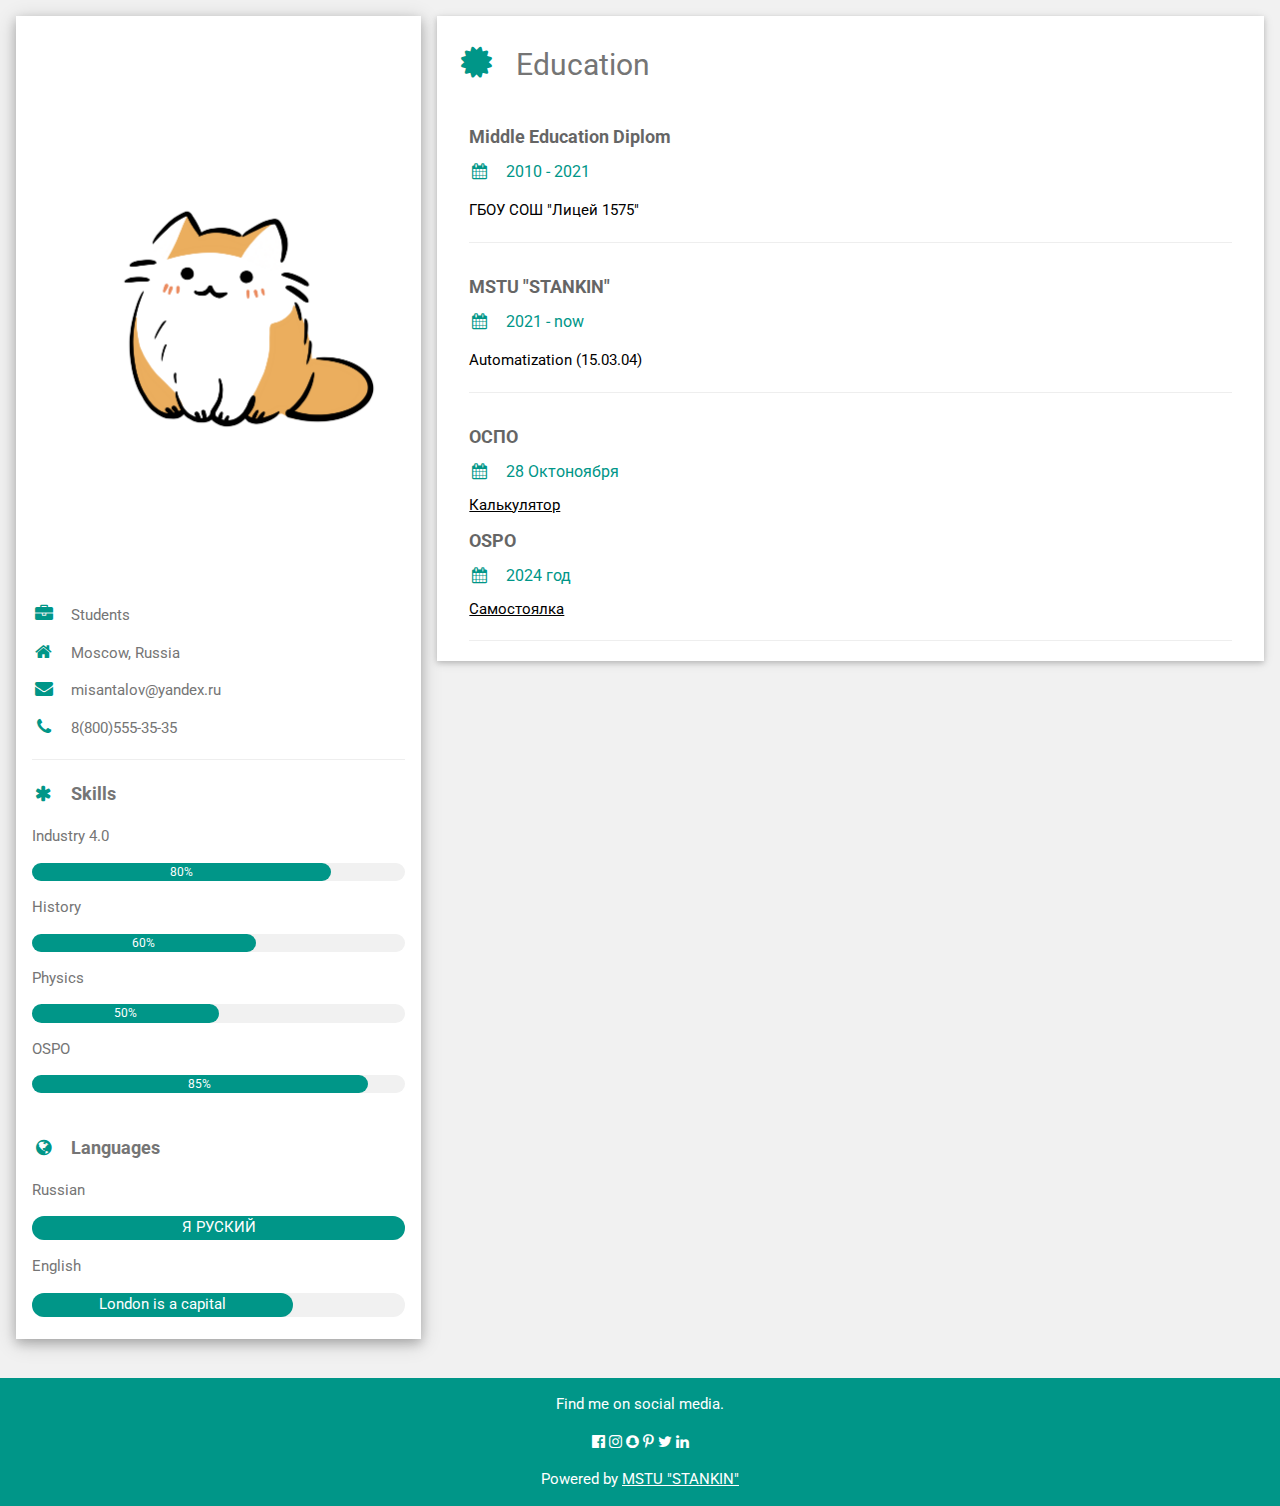
<file: index.html>
<!DOCTYPE html>
<html>
<title>SANTA</title>
<meta charset="UTF-8">
<meta name="viewport" content="width=device-width, initial-scale=1">
<link rel="stylesheet" href="https://www.w3schools.com/w3css/4/w3.css">
<link rel='stylesheet' href='https://fonts.googleapis.com/css?family=Roboto'>
<link rel="stylesheet" href="https://cdnjs.cloudflare.com/ajax/libs/font-awesome/4.7.0/css/font-awesome.min.css">
<style>
html,body,h1,h2,h3,h4,h5,h6 {font-family: "Roboto", sans-serif}
</style>
<body class="w3-light-grey">

<!-- Page Container -->
<div class="w3-content w3-margin-top" style="max-width:1400px;">

  <!-- The Grid -->
  <div class="w3-row-padding">

    <!-- Left Column -->
    <div class="w3-third">

      <div class="w3-white w3-text-grey w3-card-4">
        <div class="w3-display-container">
          <img src="Avatarka.png" style="width:100%" alt="Avatarka">
          <div class="w3-display-bottomleft w3-container w3-text-white">
            <h2>Mikhail Santalov</h2>
          </div>
        </div>
        <div class="w3-container">
          <p><i class="fa fa-briefcase fa-fw w3-margin-right w3-large w3-text-teal"></i>Students</p>
          <p><i class="fa fa-home fa-fw w3-margin-right w3-large w3-text-teal"></i>Moscow, Russia</p>
          <p><i class="fa fa-envelope fa-fw w3-margin-right w3-large w3-text-teal"></i>misantalov@yandex.ru</p>
          <p><i class="fa fa-phone fa-fw w3-margin-right w3-large w3-text-teal"></i>8(800)555-35-35</p>
          <hr>

          <p class="w3-large"><b><i class="fa fa-asterisk fa-fw w3-margin-right w3-text-teal"></i>Skills</b></p>
          <p>Industry 4.0</p>
          <div class="w3-light-grey w3-round-xlarge w3-small">
            <div class="w3-container w3-center w3-round-xlarge w3-teal" style="width:80%">80%</div>
          </div>
          <p>History</p>
          <div class="w3-light-grey w3-round-xlarge w3-small">
            <div class="w3-container w3-center w3-round-xlarge w3-teal" style="width:60%">
              <div class="w3-center w3-text-white">60%</div>
            </div>
          </div>
          <p>Physics</p>
          <div class="w3-light-grey w3-round-xlarge w3-small">
            <div class="w3-container w3-center w3-round-xlarge w3-teal" style="width:50%">50%</div>
          </div>
          <p>OSPO</p>
          <div class="w3-light-grey w3-round-xlarge w3-small">
            <div class="w3-container w3-center w3-round-xlarge w3-teal" style="width:90%">85%</div>
          </div>
          <br>

          <p class="w3-large w3-text-theme"><b><i class="fa fa-globe fa-fw w3-margin-right w3-text-teal"></i>Languages</b></p>
          <p>Russian</p>
          <div class="w3-light-grey w3-round-xlarge">
            <div class="w3-container w3-center w3-round-xlarge w3-teal" style="height:24px;width:100%">Я РУСКИЙ</div>
          </div>
          <p>English</p>
          <div class="w3-light-grey w3-round-xlarge">
            <div class="w3-container w3-center w3-round-xlarge w3-teal" style="height:24px;width:70%">London is a capital</div>
          </div>
          <br>
        </div>
      </div><br>

    <!-- End Left Column -->
    </div>

    <!-- Right Column -->
    <div class="w3-twothird">

      <div class="w3-container w3-card w3-white">
        <h2 class="w3-text-grey w3-padding-16"><i class="fa fa-certificate fa-fw w3-margin-right w3-xxlarge w3-text-teal"></i>Education</h2>
        <div class="w3-container">
          <h5 class="w3-opacity"><b>Middle Education Diplom</b></h5>
          <h6 class="w3-text-teal"><i class="fa fa-calendar fa-fw w3-margin-right"></i>2010 - 2021</h6>
          <p>ГБОУ СОШ "Лицей 1575"</p>
          <hr>
        </div>
        <div class="w3-container">
          <h5 class="w3-opacity"><b>MSTU "STANKIN"</b></h5>
          <h6 class="w3-text-teal"><i class="fa fa-calendar fa-fw w3-margin-right"></i>2021 - now</h6>
          <p>Automatization (15.03.04)</p>
          <hr>
        </div>
        <div class="w3-container">
          <h5 class="w3-opacity"><b>ОСПО</b></h5>
          <h6 class="w3-text-teal"><i class="fa fa-calendar fa-fw w3-margin-right"></i>28 Октоноября</h6>
          <a href="calc.html">Калькулятор</a><br>
        </div>
        <div class="w3-container">
          <h5 class="w3-opacity"><b>OSPO</b></h5>
          <h6 class="w3-text-teal"><i class="fa fa-calendar fa-fw w3-margin-right"></i>2024 год</h6>
          <a href="form.html">Самостоялка</a><br>
          <hr>
        </div>
      </div>

    <!-- End Right Column -->
    </div>

  <!-- End Grid -->
  </div>

  <!-- End Page Container -->
</div>

<footer class="w3-container w3-teal w3-center w3-margin-top">
  <p>Find me on social media.</p>
  <i class="fa fa-facebook-official w3-hover-opacity"></i>
  <i class="fa fa-instagram w3-hover-opacity"></i>
  <i class="fa fa-snapchat w3-hover-opacity"></i>
  <i class="fa fa-pinterest-p w3-hover-opacity"></i>
  <i class="fa fa-twitter w3-hover-opacity"></i>
  <i class="fa fa-linkedin w3-hover-opacity"></i>
  <p>Powered by <a href="https://stankin.ru/" target="_blank">MSTU "STANKIN"</a></p>
</footer>

</body>
</html>
</file>
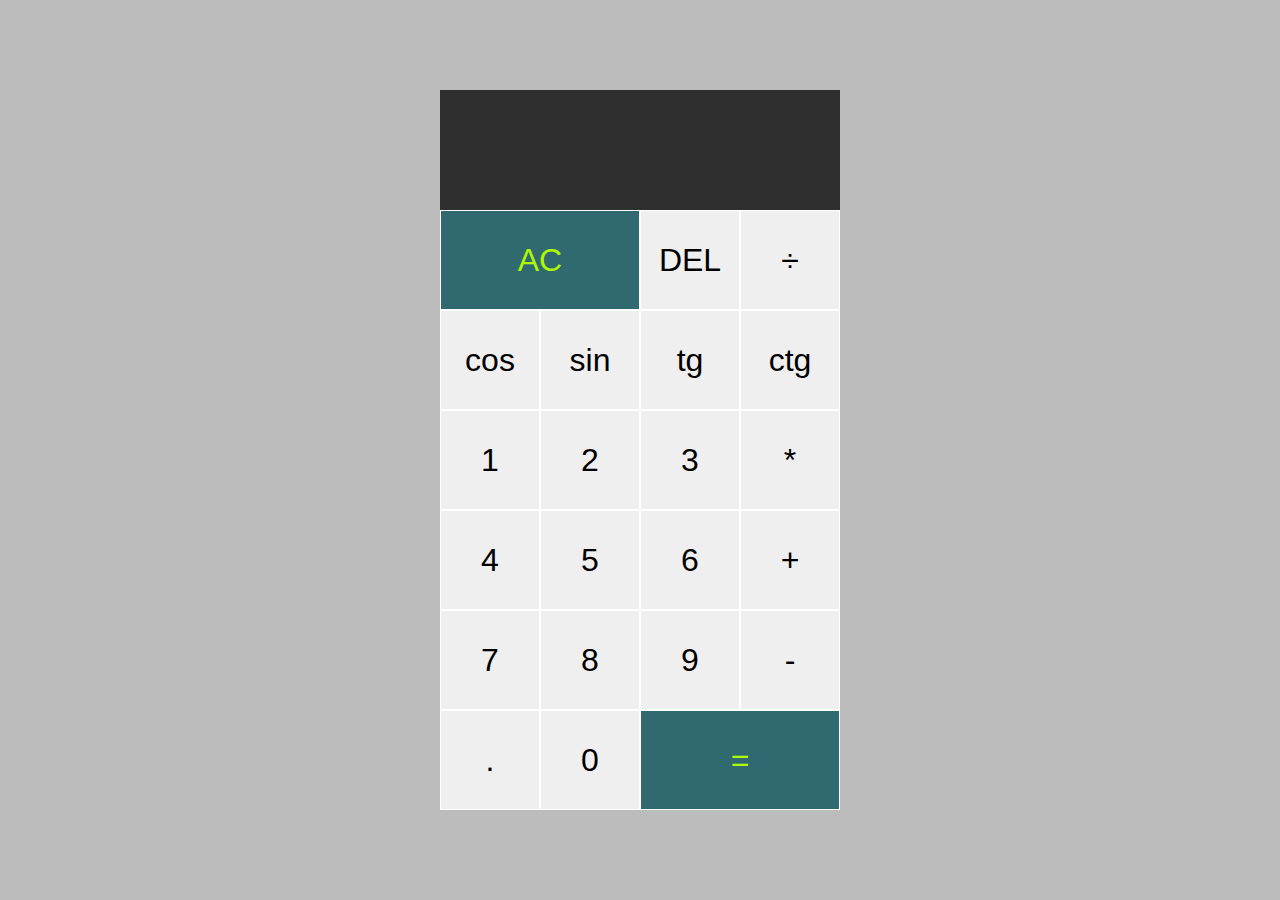
<file: calc.html>
<html lang="en" dir="ltr">
    <head>
        <meta charset="utf-8">
        <title>Calculator</title>
        <link href="stule1.css" rel="stylesheet">
        <script src="script.js" defer></script>
    </head>
    <body>
        <div class="calculator-grid">
            <div class="output">
                <div data-previous-operand class="previous-operand"></div>
                <div data-current-operand class="current-operand"></div>
            </div>
            <button data-all-clear class="span-two">AC</button>
            <button data-delete>DEL</button>
            <button data-operation>÷</button>
            <button data-operation>cos</button>
            <button data-operation>sin</button>
            <button data-operation>tg</button>
            <button data-operation>ctg</button>
            <button data-number>1</button>
            <button data-number>2</button>
            <button data-number>3</button>
            <button data-operation>*</button>
            <button data-number>4</button>
            <button data-number>5</button>
            <button data-number>6</button>
            <button data-operation>+</button>
            <button data-number>7</button>
            <button data-number>8</button>
            <button data-number>9</button>
            <button data-operation>-</button>
            <button data-number>.</button>
            <button data-number>0</button>
            <button data-equals class="span-two">=</button>
        </div>
    </body>
</html>
</file>
<file: stule1.css>
body {
  margin: 0;
  padding: 0;
  background: #bcbcbc;
}
  
.calculator-grid {
  display: grid;
  justify-content: center;
  align-content: center;
  min-height: 100vh;
  grid-template-columns: repeat(4, 100px);
  grid-template-rows: minmax(120px, auto) repeat(6, 100px);
}
  
.calculator-grid > button {
  cursor: pointer;
  font-size: 2rem;
  border: 1px, solid #FFFFFF;
  outline: none;
  background-color: rbga(255, 255, 255, 0.75);
}
  
.calculator-grid > button:hover {
  background-color: #a9a9a9;
}
  
.span-two {
  grid-column: span 2;
  color: #adf802;
  background-color: rgba(14, 84, 94, 0.8);
}
    
.output{
  grid-column: 1 / -1;
  background-color: rgba(0, 0, 0, 0.75);
  display: flex;
  align-items: flex-end;
  justify-content: space-around;
  flex-direction: column;
  padding: 10px;
  word-wrap: break-word;
  word-break: break-all;
}
    
.output .previous-operand{
  color: rgba(255,255, 255, 0.75);
  font-size: 1.5rem;
}
    
.output .current-operand{
  color: white;
  font-size: 2.5rem;
}
</file>
